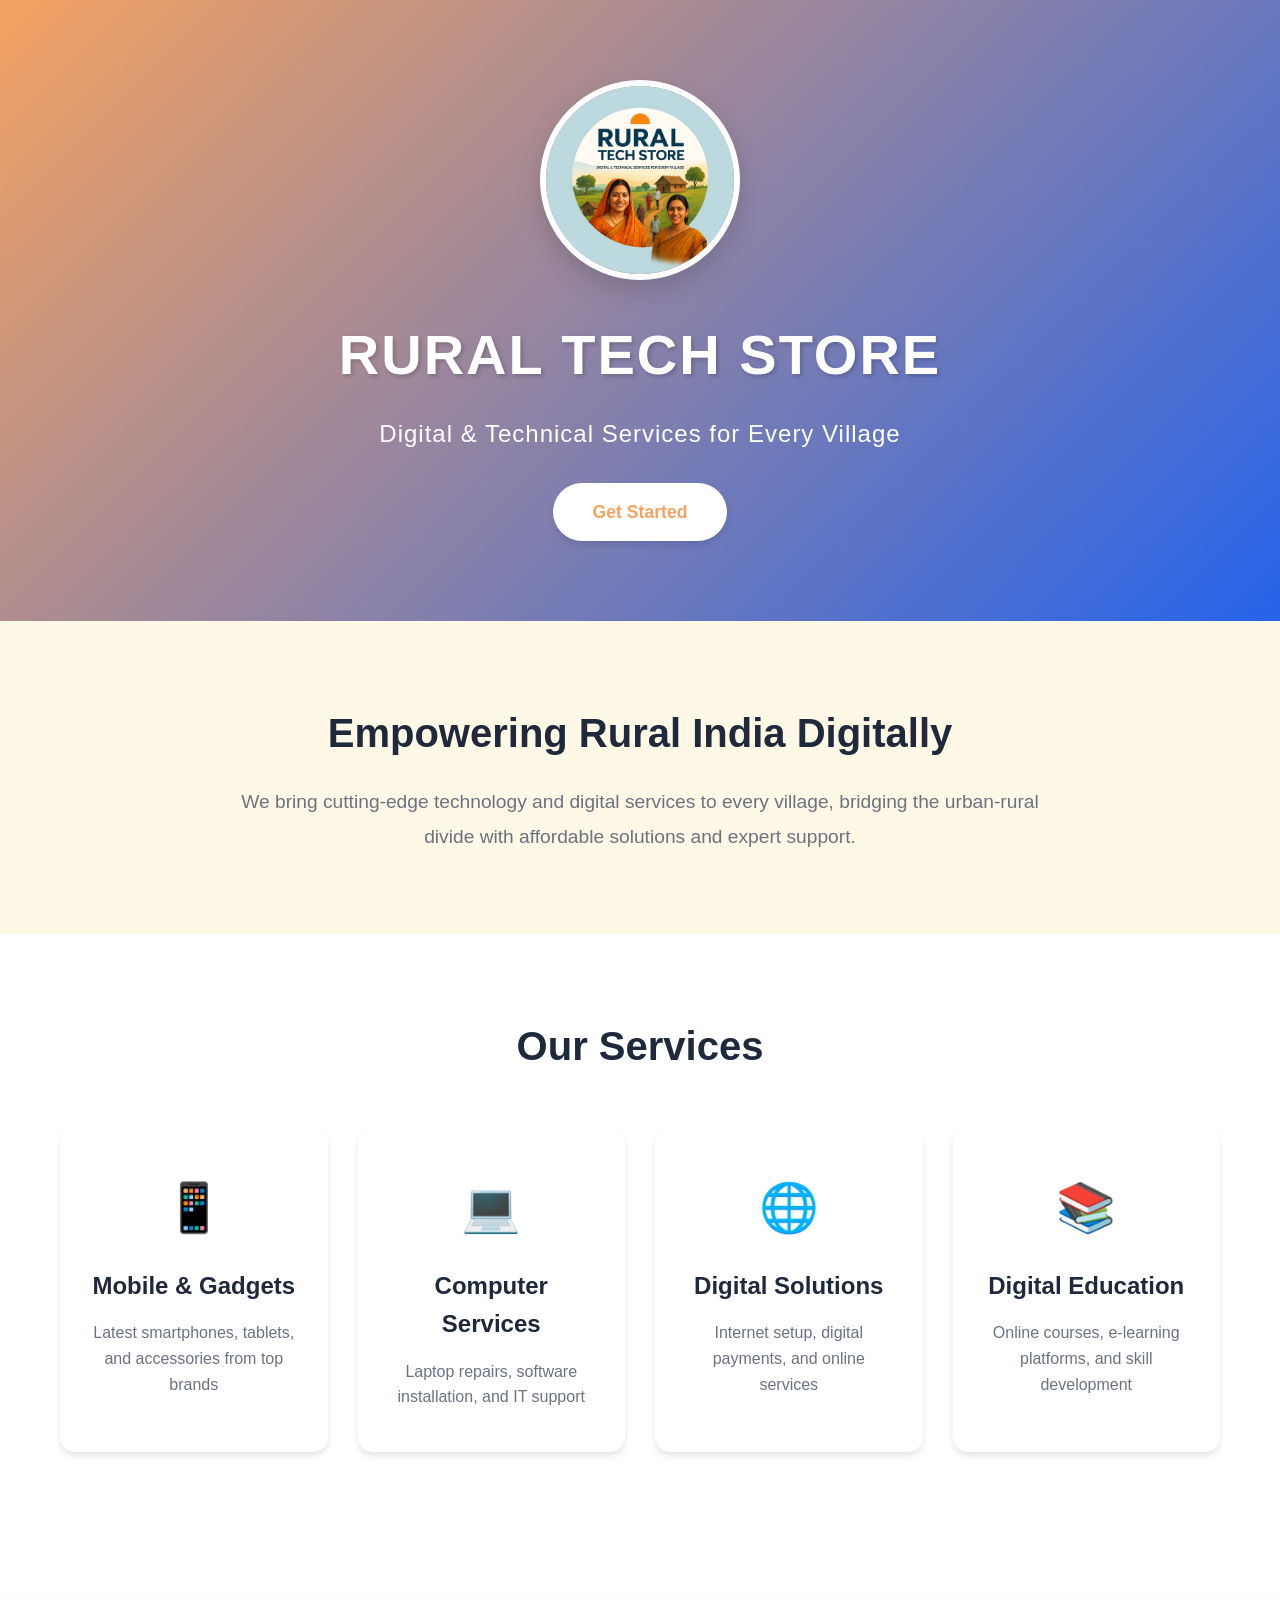
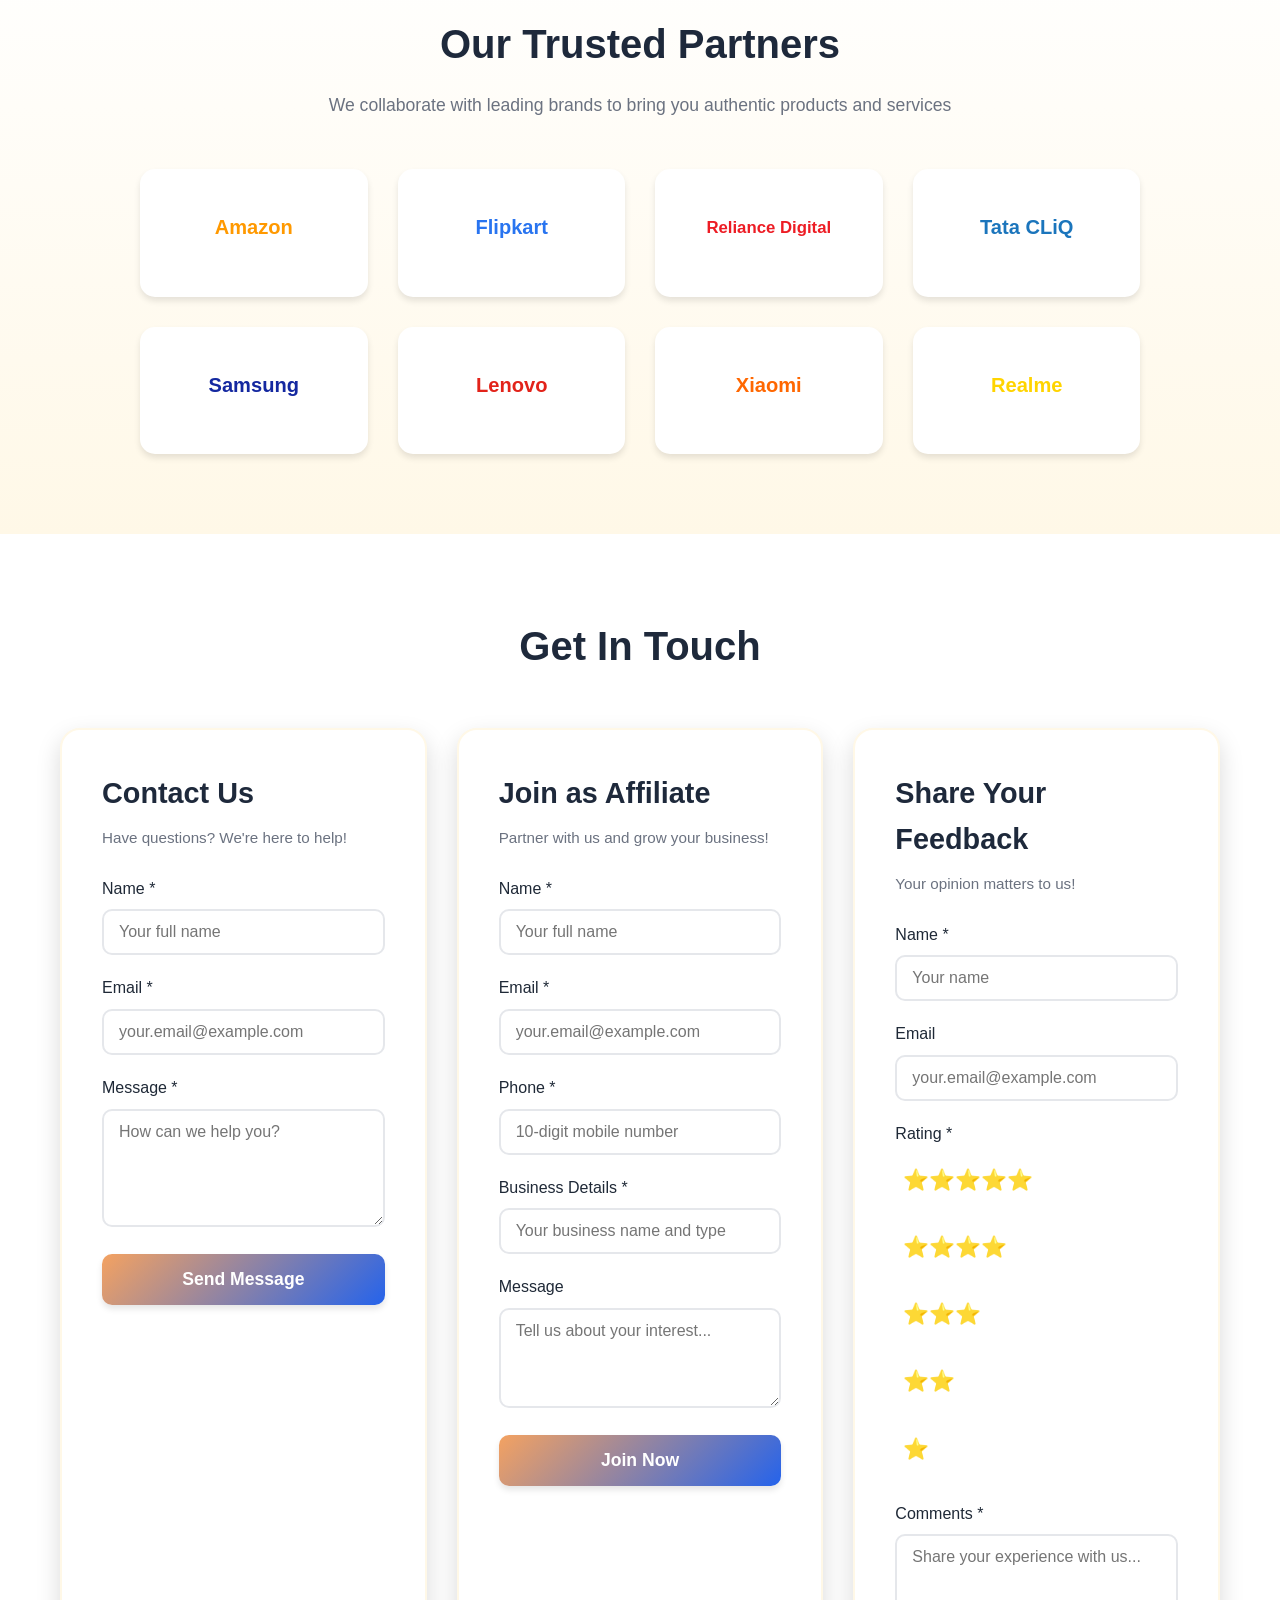
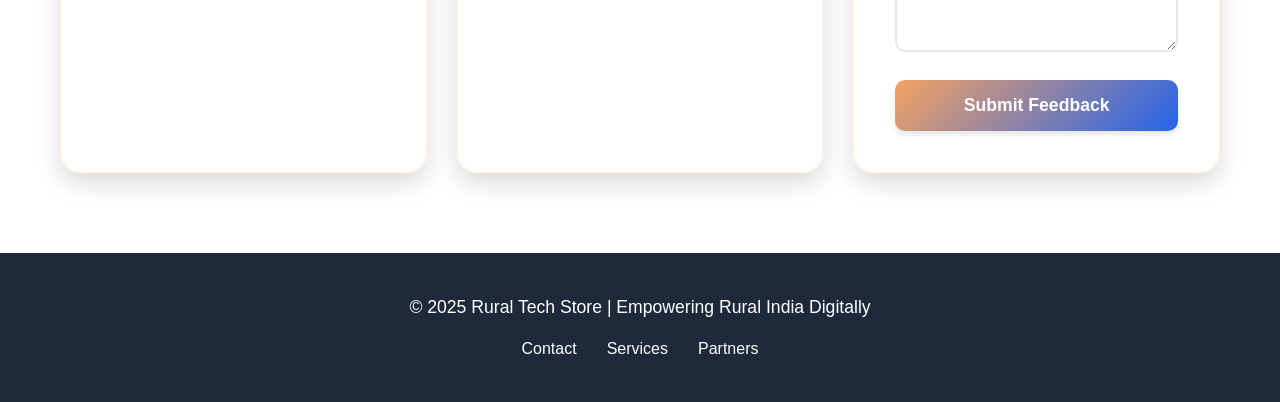
<file: public_html/index.html>
<!DOCTYPE html>
<html lang="en">
<head>
    <meta charset="UTF-8">
    <meta name="viewport" content="width=device-width, initial-scale=1.0">
    <meta name="description" content="Rural Tech Store - Digital & Technical Services for Every Village. Empowering Rural India with technology solutions.">
    <meta name="keywords" content="rural tech, digital services, village technology, rural India, tech store">
    <title>Rural Tech Store - Digital Services for Every Village</title>
    <link rel="stylesheet" href="styles.css">
</head>
<body>
    <!-- Hero Section with Logo -->
    <header class="hero">
        <div class="container">
            <div class="logo-container">
                <img src="rts.jpeg" alt="Rural Tech Store Logo" class="hero-logo">
            </div>
            <h1 class="hero-title">RURAL TECH STORE</h1>
            <p class="hero-subtitle">Digital & Technical Services for Every Village</p>
            <a href="#contact" class="cta-button">Get Started</a>
        </div>
    </header>

    <!-- About Section -->
    <section class="about">
        <div class="container">
            <h2>Empowering Rural India Digitally</h2>
            <p>We bring cutting-edge technology and digital services to every village, bridging the urban-rural divide with affordable solutions and expert support.</p>
        </div>
    </section>

    <!-- Services Section -->
    <section class="services">
        <div class="container">
            <h2>Our Services</h2>
            <div class="service-grid">
                <div class="service-card">
                    <div class="service-icon">📱</div>
                    <h3>Mobile & Gadgets</h3>
                    <p>Latest smartphones, tablets, and accessories from top brands</p>
                </div>
                <div class="service-card">
                    <div class="service-icon">💻</div>
                    <h3>Computer Services</h3>
                    <p>Laptop repairs, software installation, and IT support</p>
                </div>
                <div class="service-card">
                    <div class="service-icon">🌐</div>
                    <h3>Digital Solutions</h3>
                    <p>Internet setup, digital payments, and online services</p>
                </div>
                <div class="service-card">
                    <div class="service-icon">📚</div>
                    <h3>Digital Education</h3>
                    <p>Online courses, e-learning platforms, and skill development</p>
                </div>
            </div>
        </div>
    </section>

    <!-- Trusted Partners Section -->
    <section class="partners">
        <div class="container">
            <h2>Our Trusted Partners</h2>
            <p class="partners-subtitle">We collaborate with leading brands to bring you authentic products and services</p>
            <div class="partners-grid">
                <a href="https://www.amazon.in" target="_blank" rel="noopener" class="partner-card">
                    <div class="partner-logo">
                        <svg viewBox="0 0 200 60" xmlns="http://www.w3.org/2000/svg">
                            <text x="50%" y="50%" dominant-baseline="middle" text-anchor="middle" font-size="24" font-weight="bold" fill="#FF9900">Amazon</text>
                        </svg>
                    </div>
                </a>
                <a href="https://www.flipkart.com" target="_blank" rel="noopener" class="partner-card">
                    <div class="partner-logo">
                        <svg viewBox="0 0 200 60" xmlns="http://www.w3.org/2000/svg">
                            <text x="50%" y="50%" dominant-baseline="middle" text-anchor="middle" font-size="24" font-weight="bold" fill="#2874F0">Flipkart</text>
                        </svg>
                    </div>
                </a>
                <a href="https://www.reliancedigital.in" target="_blank" rel="noopener" class="partner-card">
                    <div class="partner-logo">
                        <svg viewBox="0 0 200 60" xmlns="http://www.w3.org/2000/svg">
                            <text x="50%" y="50%" dominant-baseline="middle" text-anchor="middle" font-size="20" font-weight="bold" fill="#ED1C24">Reliance Digital</text>
                        </svg>
                    </div>
                </a>
                <a href="https://www.tatacliq.com" target="_blank" rel="noopener" class="partner-card">
                    <div class="partner-logo">
                        <svg viewBox="0 0 200 60" xmlns="http://www.w3.org/2000/svg">
                            <text x="50%" y="50%" dominant-baseline="middle" text-anchor="middle" font-size="24" font-weight="bold" fill="#1B75BC">Tata CLiQ</text>
                        </svg>
                    </div>
                </a>
                <a href="https://www.samsung.com" target="_blank" rel="noopener" class="partner-card">
                    <div class="partner-logo">
                        <svg viewBox="0 0 200 60" xmlns="http://www.w3.org/2000/svg">
                            <text x="50%" y="50%" dominant-baseline="middle" text-anchor="middle" font-size="24" font-weight="bold" fill="#1428A0">Samsung</text>
                        </svg>
                    </div>
                </a>
                <a href="https://www.lenovo.com" target="_blank" rel="noopener" class="partner-card">
                    <div class="partner-logo">
                        <svg viewBox="0 0 200 60" xmlns="http://www.w3.org/2000/svg">
                            <text x="50%" y="50%" dominant-baseline="middle" text-anchor="middle" font-size="24" font-weight="bold" fill="#E2231A">Lenovo</text>
                        </svg>
                    </div>
                </a>
                <a href="https://www.mi.com" target="_blank" rel="noopener" class="partner-card">
                    <div class="partner-logo">
                        <svg viewBox="0 0 200 60" xmlns="http://www.w3.org/2000/svg">
                            <text x="50%" y="50%" dominant-baseline="middle" text-anchor="middle" font-size="24" font-weight="bold" fill="#FF6700">Xiaomi</text>
                        </svg>
                    </div>
                </a>
                <a href="https://www.realme.com" target="_blank" rel="noopener" class="partner-card">
                    <div class="partner-logo">
                        <svg viewBox="0 0 200 60" xmlns="http://www.w3.org/2000/svg">
                            <text x="50%" y="50%" dominant-baseline="middle" text-anchor="middle" font-size="24" font-weight="bold" fill="#FFD400">Realme</text>
                        </svg>
                    </div>
                </a>
            </div>
        </div>
    </section>

    <!-- Contact Form -->
    <section class="forms-section" id="contact">
        <div class="container">
            <h2>Get In Touch</h2>

            <div class="form-grid">
                <!-- Contact Form -->
                <div class="form-card">
                    <h3>Contact Us</h3>
                    <p class="form-description">Have questions? We're here to help!</p>
                    <form action="https://formsubmit.co/ruraltechstore@gmail.com" method="POST" class="contact-form">
                        <input type="hidden" name="_subject" value="New Contact Form Submission">
                        <input type="hidden" name="_captcha" value="false">
                        <input type="hidden" name="_next" value="thank-you.html">

                        <div class="form-group">
                            <label for="contact-name">Name *</label>
                            <input type="text" id="contact-name" name="name" required placeholder="Your full name">
                        </div>

                        <div class="form-group">
                            <label for="contact-email">Email *</label>
                            <input type="email" id="contact-email" name="email" required placeholder="your.email@example.com">
                        </div>

                        <div class="form-group">
                            <label for="contact-message">Message *</label>
                            <textarea id="contact-message" name="message" rows="5" required placeholder="How can we help you?"></textarea>
                        </div>

                        <button type="submit" class="submit-button">Send Message</button>
                    </form>
                </div>

                <!-- Affiliate Join Form -->
                <div class="form-card">
                    <h3>Join as Affiliate</h3>
                    <p class="form-description">Partner with us and grow your business!</p>
                    <form action="https://formsubmit.co/ruraltechstore@gmail.com" method="POST" class="contact-form">
                        <input type="hidden" name="_subject" value="New Affiliate Registration">
                        <input type="hidden" name="_captcha" value="false">
                        <input type="hidden" name="_next" value="thank-you.html">

                        <div class="form-group">
                            <label for="affiliate-name">Name *</label>
                            <input type="text" id="affiliate-name" name="name" required placeholder="Your full name">
                        </div>

                        <div class="form-group">
                            <label for="affiliate-email">Email *</label>
                            <input type="email" id="affiliate-email" name="email" required placeholder="your.email@example.com">
                        </div>

                        <div class="form-group">
                            <label for="affiliate-phone">Phone *</label>
                            <input type="tel" id="affiliate-phone" name="phone" required placeholder="10-digit mobile number">
                        </div>

                        <div class="form-group">
                            <label for="affiliate-business">Business Details *</label>
                            <input type="text" id="affiliate-business" name="business" required placeholder="Your business name and type">
                        </div>

                        <div class="form-group">
                            <label for="affiliate-message">Message</label>
                            <textarea id="affiliate-message" name="message" rows="3" placeholder="Tell us about your interest..."></textarea>
                        </div>

                        <button type="submit" class="submit-button">Join Now</button>
                    </form>
                </div>

                <!-- Feedback Form -->
                <div class="form-card">
                    <h3>Share Your Feedback</h3>
                    <p class="form-description">Your opinion matters to us!</p>
                    <form action="https://formsubmit.co/ruraltechstore@gmail.com" method="POST" class="contact-form">
                        <input type="hidden" name="_subject" value="New Feedback Received">
                        <input type="hidden" name="_captcha" value="false">
                        <input type="hidden" name="_next" value="thank-you.html">

                        <div class="form-group">
                            <label for="feedback-name">Name *</label>
                            <input type="text" id="feedback-name" name="name" required placeholder="Your name">
                        </div>

                        <div class="form-group">
                            <label for="feedback-email">Email</label>
                            <input type="email" id="feedback-email" name="email" placeholder="your.email@example.com">
                        </div>

                        <div class="form-group">
                            <label for="feedback-rating">Rating *</label>
                            <div class="star-rating">
                                <input type="radio" id="star5" name="rating" value="5" required>
                                <label for="star5" title="5 stars">⭐⭐⭐⭐⭐</label>

                                <input type="radio" id="star4" name="rating" value="4">
                                <label for="star4" title="4 stars">⭐⭐⭐⭐</label>

                                <input type="radio" id="star3" name="rating" value="3">
                                <label for="star3" title="3 stars">⭐⭐⭐</label>

                                <input type="radio" id="star2" name="rating" value="2">
                                <label for="star2" title="2 stars">⭐⭐</label>

                                <input type="radio" id="star1" name="rating" value="1">
                                <label for="star1" title="1 star">⭐</label>
                            </div>
                        </div>

                        <div class="form-group">
                            <label for="feedback-comments">Comments *</label>
                            <textarea id="feedback-comments" name="comments" rows="5" required placeholder="Share your experience with us..."></textarea>
                        </div>

                        <button type="submit" class="submit-button">Submit Feedback</button>
                    </form>
                </div>
            </div>
        </div>
    </section>

    <!-- Footer -->
    <footer class="footer">
        <div class="container">
            <p>&copy; 2025 Rural Tech Store | Empowering Rural India Digitally</p>
            <div class="footer-links">
                <a href="#contact">Contact</a>
                <a href="#services">Services</a>
                <a href="#partners">Partners</a>
            </div>
        </div>
    </footer>
</body>
</html>
</file>
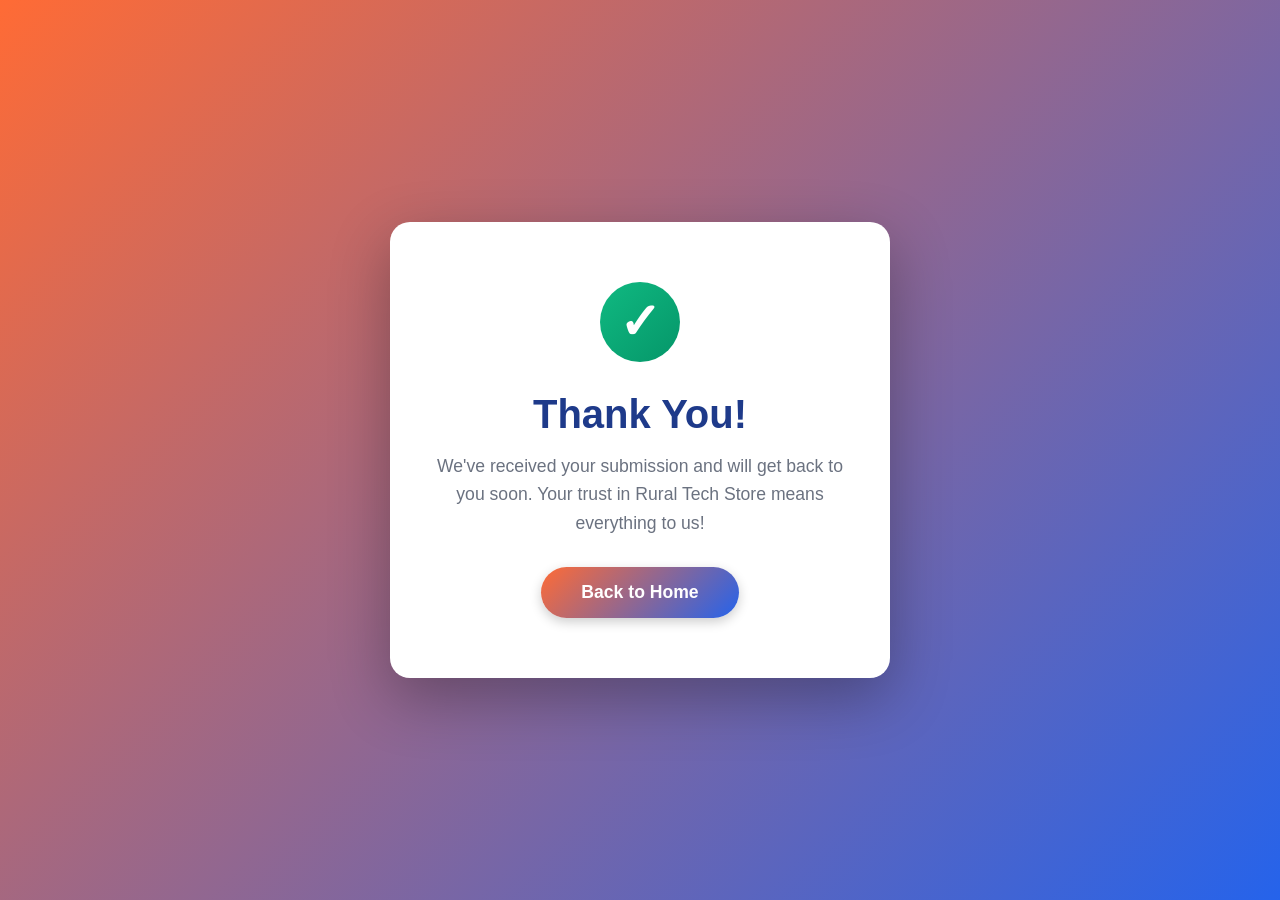
<file: public_html/thank-you.html>
<!DOCTYPE html>
<html lang="en">
<head>
    <meta charset="UTF-8">
    <meta name="viewport" content="width=device-width, initial-scale=1.0">
    <title>Thank You - Rural Tech Store</title>
    <style>
        * {
            margin: 0;
            padding: 0;
            box-sizing: border-box;
        }

        body {
            font-family: -apple-system, BlinkMacSystemFont, 'Segoe UI', 'Roboto', sans-serif;
            background: linear-gradient(135deg, #FF6B35 0%, #2563EB 100%);
            min-height: 100vh;
            display: flex;
            align-items: center;
            justify-content: center;
            padding: 20px;
        }

        .thank-you-card {
            background: white;
            padding: 60px 40px;
            border-radius: 20px;
            box-shadow: 0 20px 60px rgba(0, 0, 0, 0.3);
            text-align: center;
            max-width: 500px;
            animation: fadeInScale 0.6s ease-out;
        }

        @keyframes fadeInScale {
            from {
                opacity: 0;
                transform: scale(0.9);
            }
            to {
                opacity: 1;
                transform: scale(1);
            }
        }

        .checkmark {
            width: 80px;
            height: 80px;
            background: linear-gradient(135deg, #10B981, #059669);
            border-radius: 50%;
            display: flex;
            align-items: center;
            justify-content: center;
            margin: 0 auto 30px;
            animation: pulse 1.5s ease-in-out infinite;
        }

        @keyframes pulse {
            0%, 100% {
                transform: scale(1);
            }
            50% {
                transform: scale(1.05);
            }
        }

        .checkmark::after {
            content: '✓';
            color: white;
            font-size: 50px;
            font-weight: bold;
        }

        h1 {
            color: #1E3A8A;
            font-size: 2.5rem;
            margin-bottom: 15px;
        }

        p {
            color: #6B7280;
            font-size: 1.1rem;
            line-height: 1.6;
            margin-bottom: 30px;
        }

        .home-button {
            display: inline-block;
            background: linear-gradient(135deg, #FF6B35, #2563EB);
            color: white;
            padding: 15px 40px;
            border-radius: 50px;
            text-decoration: none;
            font-weight: 600;
            font-size: 1.1rem;
            transition: all 0.3s ease;
            box-shadow: 0 4px 12px rgba(0, 0, 0, 0.2);
        }

        .home-button:hover {
            transform: translateY(-3px);
            box-shadow: 0 6px 20px rgba(0, 0, 0, 0.3);
        }

        @media (max-width: 480px) {
            .thank-you-card {
                padding: 40px 25px;
            }

            h1 {
                font-size: 2rem;
            }

            p {
                font-size: 1rem;
            }
        }
    </style>
</head>
<body>
    <div class="thank-you-card">
        <div class="checkmark"></div>
        <h1>Thank You!</h1>
        <p>We've received your submission and will get back to you soon. Your trust in Rural Tech Store means everything to us!</p>
        <a href="index.html" class="home-button">Back to Home</a>
    </div>
</body>
</html>
</file>
<file: public_html/styles.css>
/* Reset and Base Styles */
* {
    margin: 0;
    padding: 0;
    box-sizing: border-box;
}

:root {
    --primary-orange: #f4a261;
    --primary-blue: #2563eb;
    --accent-cream: #FFF8E7;
    --dark-blue: #1e293b;
    --light-orange: #FFB088;
    --success-green: #10B981;
    --text-dark: #1F2937;
    --text-light: #6B7280;
    --white: #FFFFFF;
    --shadow: 0 4px 6px rgba(0, 0, 0, 0.1);
    --shadow-lg: 0 10px 25px rgba(0, 0, 0, 0.15);
}

html {
    scroll-behavior: smooth;
}

body {
    font-family: -apple-system, BlinkMacSystemFont, 'Segoe UI', 'Roboto', 'Oxygen',
        'Ubuntu', 'Cantarell', 'Fira Sans', 'Droid Sans', 'Helvetica Neue', sans-serif;
    -webkit-font-smoothing: antialiased;
    -moz-osx-font-smoothing: grayscale;
    line-height: 1.6;
    color: var(--text-dark);
    background-color: var(--white);
}

.container {
    max-width: 1200px;
    margin: 0 auto;
    padding: 0 20px;
}

/* Hero Section */
.hero {
    background: linear-gradient(135deg, var(--primary-orange) 0%, var(--primary-blue) 100%);
    color: var(--white);
    padding: 80px 20px;
    text-align: center;
    position: relative;
    overflow: hidden;
}

.hero::before {
    content: '';
    position: absolute;
    top: 0;
    left: 0;
    right: 0;
    bottom: 0;
    background: url('data:image/svg+xml,<svg width="60" height="60" xmlns="http://www.w3.org/2000/svg"><defs><pattern id="grid" width="60" height="60" patternUnits="userSpaceOnUse"><path d="M 10 0 L 0 0 0 10" fill="none" stroke="rgba(255,255,255,0.1)" stroke-width="1"/></pattern></defs><rect width="100%" height="100%" fill="url(%23grid)"/></svg>');
    opacity: 0.3;
}

.logo-container {
    position: relative;
    z-index: 1;
    margin-bottom: 30px;
}

.hero-logo {
    width: 200px;
    height: 200px;
    border-radius: 50%;
    object-fit: cover;
    margin: 0 auto;
    display: block;
    border: 6px solid var(--white);
    box-shadow: var(--shadow-lg);
    animation: fadeInScale 1s ease-in-out;
}

@keyframes fadeInScale {
    from {
        opacity: 0;
        transform: scale(0.8);
    }
    to {
        opacity: 1;
        transform: scale(1);
    }
}

.hero-title {
    font-size: 3.5rem;
    font-weight: 800;
    margin-bottom: 15px;
    letter-spacing: 2px;
    text-shadow: 2px 2px 4px rgba(0, 0, 0, 0.2);
    position: relative;
    z-index: 1;
    animation: fadeInUp 1s ease-in-out 0.2s backwards;
}

.hero-subtitle {
    font-size: 1.5rem;
    margin-bottom: 30px;
    font-weight: 300;
    letter-spacing: 1px;
    position: relative;
    z-index: 1;
    animation: fadeInUp 1s ease-in-out 0.4s backwards;
}

@keyframes fadeInUp {
    from {
        opacity: 0;
        transform: translateY(30px);
    }
    to {
        opacity: 1;
        transform: translateY(0);
    }
}

.cta-button {
    display: inline-block;
    background-color: var(--white);
    color: var(--primary-orange);
    padding: 15px 40px;
    border-radius: 50px;
    text-decoration: none;
    font-weight: 600;
    font-size: 1.1rem;
    transition: all 0.3s ease;
    box-shadow: var(--shadow);
    position: relative;
    z-index: 1;
    animation: fadeInUp 1s ease-in-out 0.6s backwards;
}

.cta-button:hover {
    transform: translateY(-3px);
    box-shadow: var(--shadow-lg);
    background-color: var(--accent-cream);
}

/* About Section */
.about {
    padding: 80px 20px;
    background-color: var(--accent-cream);
    text-align: center;
}

.about h2 {
    font-size: 2.5rem;
    color: var(--dark-blue);
    margin-bottom: 20px;
}

.about p {
    font-size: 1.2rem;
    color: var(--text-light);
    max-width: 800px;
    margin: 0 auto;
    line-height: 1.8;
}

/* Services Section */
.services {
    padding: 80px 20px;
    background-color: var(--white);
}

.services h2 {
    font-size: 2.5rem;
    color: var(--dark-blue);
    text-align: center;
    margin-bottom: 50px;
}

.service-grid {
    display: grid;
    grid-template-columns: repeat(auto-fit, minmax(250px, 1fr));
    gap: 30px;
}

.service-card {
    background: var(--white);
    padding: 40px 30px;
    border-radius: 15px;
    box-shadow: var(--shadow);
    text-align: center;
    transition: all 0.3s ease;
    border: 2px solid transparent;
}

.service-card:hover {
    transform: translateY(-10px);
    box-shadow: var(--shadow-lg);
    border-color: var(--primary-orange);
}

.service-icon {
    font-size: 3rem;
    margin-bottom: 20px;
}

.service-card h3 {
    font-size: 1.5rem;
    color: var(--dark-blue);
    margin-bottom: 15px;
}

.service-card p {
    color: var(--text-light);
    line-height: 1.6;
}

/* Partners Section */
.partners {
    padding: 80px 20px;
    background: linear-gradient(to bottom, var(--white) 0%, var(--accent-cream) 100%);
}

.partners h2 {
    font-size: 2.5rem;
    color: var(--dark-blue);
    text-align: center;
    margin-bottom: 15px;
}

.partners-subtitle {
    text-align: center;
    color: var(--text-light);
    font-size: 1.1rem;
    margin-bottom: 50px;
}

.partners-grid {
    display: grid;
    grid-template-columns: repeat(auto-fit, minmax(200px, 1fr));
    gap: 30px;
    max-width: 1000px;
    margin: 0 auto;
}

.partner-card {
    background: var(--white);
    padding: 30px;
    border-radius: 15px;
    box-shadow: var(--shadow);
    transition: all 0.3s ease;
    text-decoration: none;
    display: flex;
    align-items: center;
    justify-content: center;
    min-height: 120px;
}

.partner-card:hover {
    transform: translateY(-5px);
    box-shadow: var(--shadow-lg);
}

.partner-logo svg {
    width: 100%;
    height: 60px;
}

/* Forms Section */
.forms-section {
    padding: 80px 20px;
    background-color: var(--white);
}

.forms-section h2 {
    font-size: 2.5rem;
    color: var(--dark-blue);
    text-align: center;
    margin-bottom: 50px;
}

.form-grid {
    display: grid;
    grid-template-columns: repeat(auto-fit, minmax(350px, 1fr));
    gap: 30px;
    max-width: 1200px;
    margin: 0 auto;
}

.form-card {
    background: var(--white);
    padding: 40px;
    border-radius: 20px;
    box-shadow: var(--shadow-lg);
    border: 2px solid var(--accent-cream);
    transition: all 0.3s ease;
}

.form-card:hover {
    transform: translateY(-5px);
    box-shadow: 0 15px 35px rgba(0, 0, 0, 0.2);
    border-color: var(--primary-orange);
}

.form-card h3 {
    font-size: 1.8rem;
    color: var(--dark-blue);
    margin-bottom: 10px;
}

.form-description {
    color: var(--text-light);
    margin-bottom: 25px;
    font-size: 0.95rem;
}

.form-group {
    margin-bottom: 20px;
}

.form-group label {
    display: block;
    margin-bottom: 8px;
    color: var(--text-dark);
    font-weight: 500;
}

.form-group input,
.form-group textarea {
    width: 100%;
    padding: 12px 15px;
    border: 2px solid #E5E7EB;
    border-radius: 10px;
    font-size: 1rem;
    transition: all 0.3s ease;
    font-family: inherit;
}

.form-group input:focus,
.form-group textarea:focus {
    outline: none;
    border-color: var(--primary-blue);
    box-shadow: 0 0 0 3px rgba(37, 99, 235, 0.1);
}

.form-group textarea {
    resize: vertical;
    min-height: 100px;
}

/* Star Rating */
.star-rating {
    display: flex;
    flex-direction: column;
    gap: 10px;
}

.star-rating input {
    display: none;
}

.star-rating label {
    cursor: pointer;
    font-size: 1.3rem;
    padding: 8px;
    border-radius: 8px;
    transition: all 0.3s ease;
    display: block;
}

.star-rating label:hover {
    background-color: var(--accent-cream);
    transform: scale(1.05);
}

.star-rating input:checked + label {
    background-color: var(--primary-orange);
    color: var(--white);
}

.submit-button {
    width: 100%;
    background: linear-gradient(135deg, var(--primary-orange) 0%, var(--primary-blue) 100%);
    color: var(--white);
    padding: 15px 30px;
    border: none;
    border-radius: 10px;
    font-size: 1.1rem;
    font-weight: 600;
    cursor: pointer;
    transition: all 0.3s ease;
    box-shadow: var(--shadow);
}

.submit-button:hover {
    transform: translateY(-2px);
    box-shadow: var(--shadow-lg);
}

.submit-button:active {
    transform: translateY(0);
}

/* Footer */
.footer {
    background-color: var(--dark-blue);
    color: var(--white);
    padding: 40px 20px;
    text-align: center;
}

.footer p {
    font-size: 1.1rem;
    margin-bottom: 15px;
}

.footer-links {
    display: flex;
    justify-content: center;
    gap: 30px;
    flex-wrap: wrap;
}

.footer-links a {
    color: var(--white);
    text-decoration: none;
    transition: color 0.3s ease;
    font-weight: 500;
}

.footer-links a:hover {
    color: var(--primary-orange);
}

/* Responsive Design */
@media (max-width: 768px) {
    .hero-title {
        font-size: 2.5rem;
    }

    .hero-subtitle {
        font-size: 1.2rem;
    }

    .hero-logo {
        width: 150px;
        height: 150px;
    }

    .service-grid,
    .partners-grid,
    .form-grid {
        grid-template-columns: 1fr;
    }

    .about h2,
    .services h2,
    .partners h2,
    .forms-section h2 {
        font-size: 2rem;
    }

    .form-card {
        padding: 30px 20px;
    }
}

@media (max-width: 480px) {
    .hero {
        padding: 60px 15px;
    }

    .hero-title {
        font-size: 2rem;
    }

    .hero-subtitle {
        font-size: 1rem;
    }

    .hero-logo {
        width: 120px;
        height: 120px;
    }

    .cta-button {
        padding: 12px 30px;
        font-size: 1rem;
    }
}

/* Accessibility */
@media (prefers-reduced-motion: reduce) {
    *,
    *::before,
    *::after {
        animation-duration: 0.01ms !important;
        animation-iteration-count: 1 !important;
        transition-duration: 0.01ms !important;
        scroll-behavior: auto !important;
    }
}

/* Print Styles */
@media print {
    .hero,
    .forms-section,
    .footer {
        page-break-inside: avoid;
    }
}
</file>
